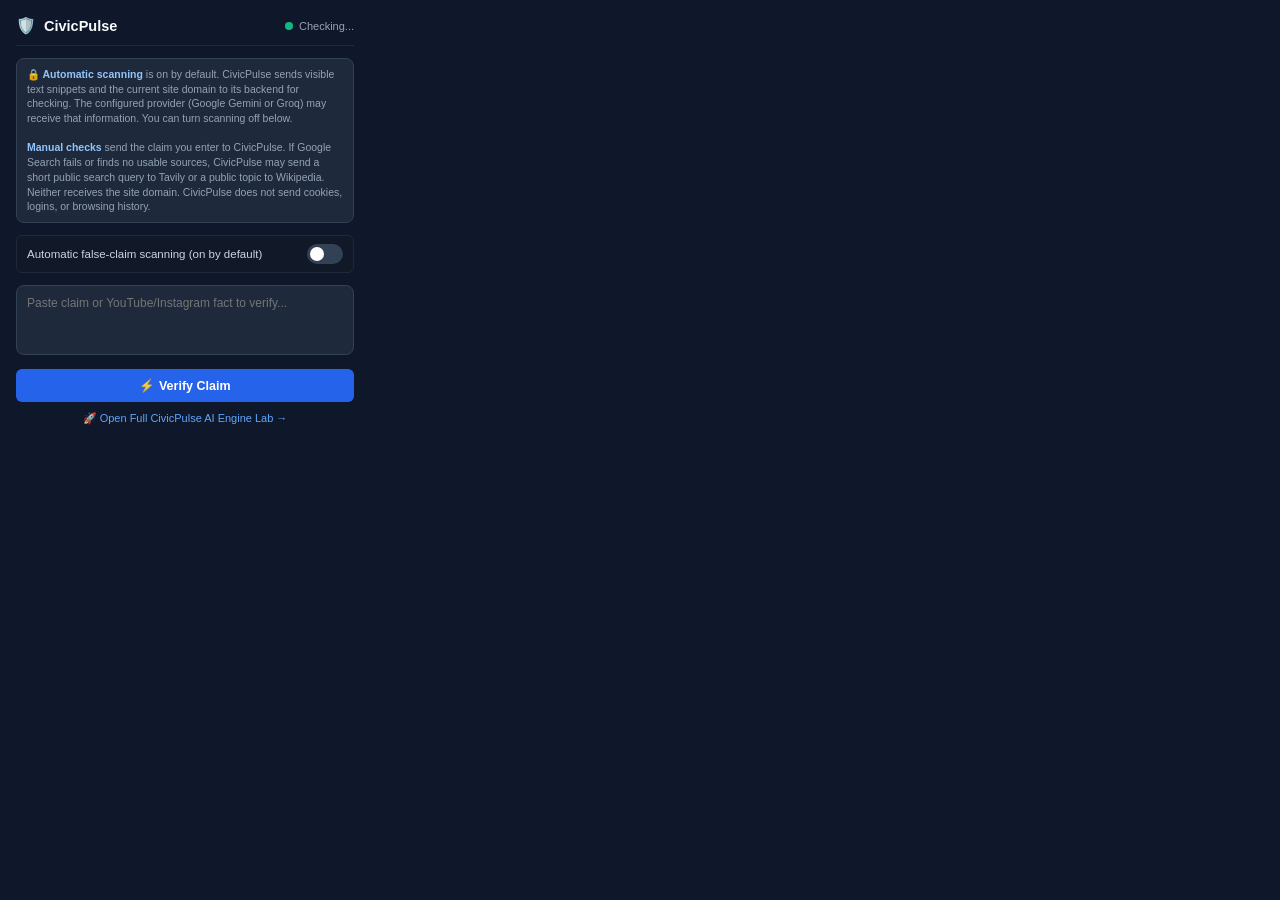
<file: extension/popup.html>
<!DOCTYPE html>
<html lang="en">
<head>
  <meta charset="UTF-8">
  <title>CivicPulse Fact-Checker</title>
  <style>
    * { box-sizing: border-box; margin: 0; padding: 0; }
    body {
      width: 370px;
      background: #0f172a;
      color: #f8fafc;
      font-family: -apple-system, BlinkMacSystemFont, "Segoe UI", Roboto, sans-serif;
      padding: 16px;
    }

    .header {
      display: flex;
      align-items: center;
      justify-content: space-between;
      border-bottom: 1px solid #1e293b;
      padding-bottom: 10px;
      margin-bottom: 12px;
    }

    .brand {
      display: flex;
      align-items: center;
      gap: 8px;
    }

    .brand h2 {
      font-size: 14.5px;
      font-weight: 700;
      color: #f8fafc;
    }

    .status-dot {
      display: inline-block;
      width: 8px;
      height: 8px;
      border-radius: 50%;
      background: #10b981;
    }

    .status-dot.offline { background: #ef4444; }

    .status-text {
      font-size: 11px;
      color: #94a3b8;
    }

    /* Privacy Notice */
    .privacy-card {
      background: #1e293b;
      border: 1px solid #334155;
      border-radius: 8px;
      padding: 8px 10px;
      font-size: 10.5px;
      color: #94a3b8;
      line-height: 1.4;
      margin-bottom: 12px;
    }

    .privacy-card strong {
      color: #93c5fd;
    }

    .toggle-row {
      display: flex;
      align-items: center;
      justify-content: space-between;
      margin-bottom: 12px;
      background: #111827;
      padding: 8px 10px;
      border-radius: 6px;
      border: 1px solid #1f2937;
    }

    .toggle-label {
      font-size: 11.5px;
      color: #cbd5e1;
      font-weight: 500;
    }

    .switch {
      position: relative;
      display: inline-block;
      width: 36px;
      height: 20px;
    }

    .switch input { opacity: 0; width: 0; height: 0; }

    .slider {
      position: absolute;
      cursor: pointer;
      top: 0; left: 0; right: 0; bottom: 0;
      background-color: #334155;
      transition: .3s;
      border-radius: 20px;
    }

    .slider:before {
      position: absolute;
      content: "";
      height: 14px;
      width: 14px;
      left: 3px;
      bottom: 3px;
      background-color: white;
      transition: .3s;
      border-radius: 50%;
    }

    input:checked + .slider { background-color: #3b82f6; }
    input:checked + .slider:before { transform: translateX(16px); }

    textarea {
      width: 100%;
      height: 70px;
      background: #1e293b;
      border: 1px solid #334155;
      border-radius: 8px;
      padding: 10px;
      color: #fff;
      font-size: 12px;
      font-family: inherit;
      resize: none;
      margin-bottom: 10px;
    }

    textarea:focus { outline: none; border-color: #3b82f6; }

    .btn {
      width: 100%;
      background: #2563eb;
      color: #fff;
      border: none;
      border-radius: 6px;
      padding: 9px;
      font-weight: 600;
      font-size: 12.5px;
      cursor: pointer;
      display: flex;
      align-items: center;
      justify-content: center;
      gap: 6px;
      transition: background 0.15s;
    }

    .btn:hover { background: #1d4ed8; }

    .result-box {
      margin-top: 10px;
      padding: 10px;
      background: #1e293b;
      border-radius: 8px;
      border: 1px solid #334155;
      display: none;
    }

    .verdict-header {
      display: flex;
      justify-content: space-between;
      align-items: center;
      margin-bottom: 6px;
    }

    .verdict-tag {
      display: inline-block;
      padding: 3px 8px;
      border-radius: 12px;
      font-size: 10.5px;
      font-weight: 800;
      text-transform: uppercase;
    }

    .tag-true { background: rgba(16, 185, 129, 0.2); color: #34d399; }
    .tag-fake { background: rgba(239, 68, 68, 0.2); color: #f87171; }
    .tag-rumour { background: rgba(245, 158, 11, 0.2); color: #fbbf24; }
    .tag-neutral { background: rgba(148, 163, 184, 0.18); color: #e2e8f0; }

    .confidence-text {
      font-size: 11px;
      color: #94a3b8;
      font-weight: 600;
    }

    .result-summary {
      font-size: 11.5px;
      color: #e2e8f0;
      line-height: 1.4;
      white-space: pre-line;
    }

    .sources-list {
      margin-top: 6px;
      padding-top: 6px;
      border-top: 1px solid #334155;
      font-size: 10.5px;
      color: #93c5fd;
    }

    .open-lab-link {
      display: block;
      text-align: center;
      margin-top: 10px;
      color: #60a5fa;
      text-decoration: none;
      font-size: 11px;
      font-weight: 500;
    }

    .open-lab-link:hover { text-decoration: underline; }
  </style>
</head>
<body>
  <div class="header">
    <div class="brand">
      <span style="font-size: 16px;">🛡️</span>
      <h2>CivicPulse</h2>
    </div>
    <div style="display: flex; align-items: center; gap: 6px;">
      <span id="statusDot" class="status-dot"></span>
      <span id="statusText" class="status-text">Checking...</span>
    </div>
  </div>

  <div class="privacy-card">
    <strong>🔒 Automatic scanning</strong> is on by default. CivicPulse sends visible text snippets and the current site domain to its backend for checking. The configured provider (Google Gemini or Groq) may receive that information. You can turn scanning off below.
    <br><br>
    <strong>Manual checks</strong> send the claim you enter to CivicPulse. If Google Search fails or finds no usable sources, CivicPulse may send a short public search query to Tavily or a public topic to Wikipedia. Neither receives the site domain. CivicPulse does not send cookies, logins, or browsing history.
  </div>

  <div class="toggle-row">
    <span class="toggle-label">Automatic false-claim scanning (on by default)</span>
    <label class="switch">
      <input type="checkbox" id="passiveScanToggle">
      <span class="slider"></span>
    </label>
  </div>

  <textarea id="claimInput" placeholder="Paste claim or YouTube/Instagram fact to verify..."></textarea>
  <button id="verifyBtn" class="btn">⚡ Verify Claim</button>

  <div id="resultBox" class="result-box" role="status" aria-live="polite">
    <div class="verdict-header">
      <span id="verdictTag" class="verdict-tag">--</span>
      <span id="confidenceText" class="confidence-text"></span>
    </div>
    <p id="resultSummary" class="result-summary"></p>
    <div id="sourcesContainer" class="sources-list" style="display: none;"></div>
  </div>

  <a href="https://civic-pluse-sooty.vercel.app" target="_blank" class="open-lab-link">🚀 Open Full CivicPulse AI Engine Lab &rarr;</a>

  <script src="evidence-result.js"></script>
  <script src="popup.js"></script>
</body>
</html>
</file>
